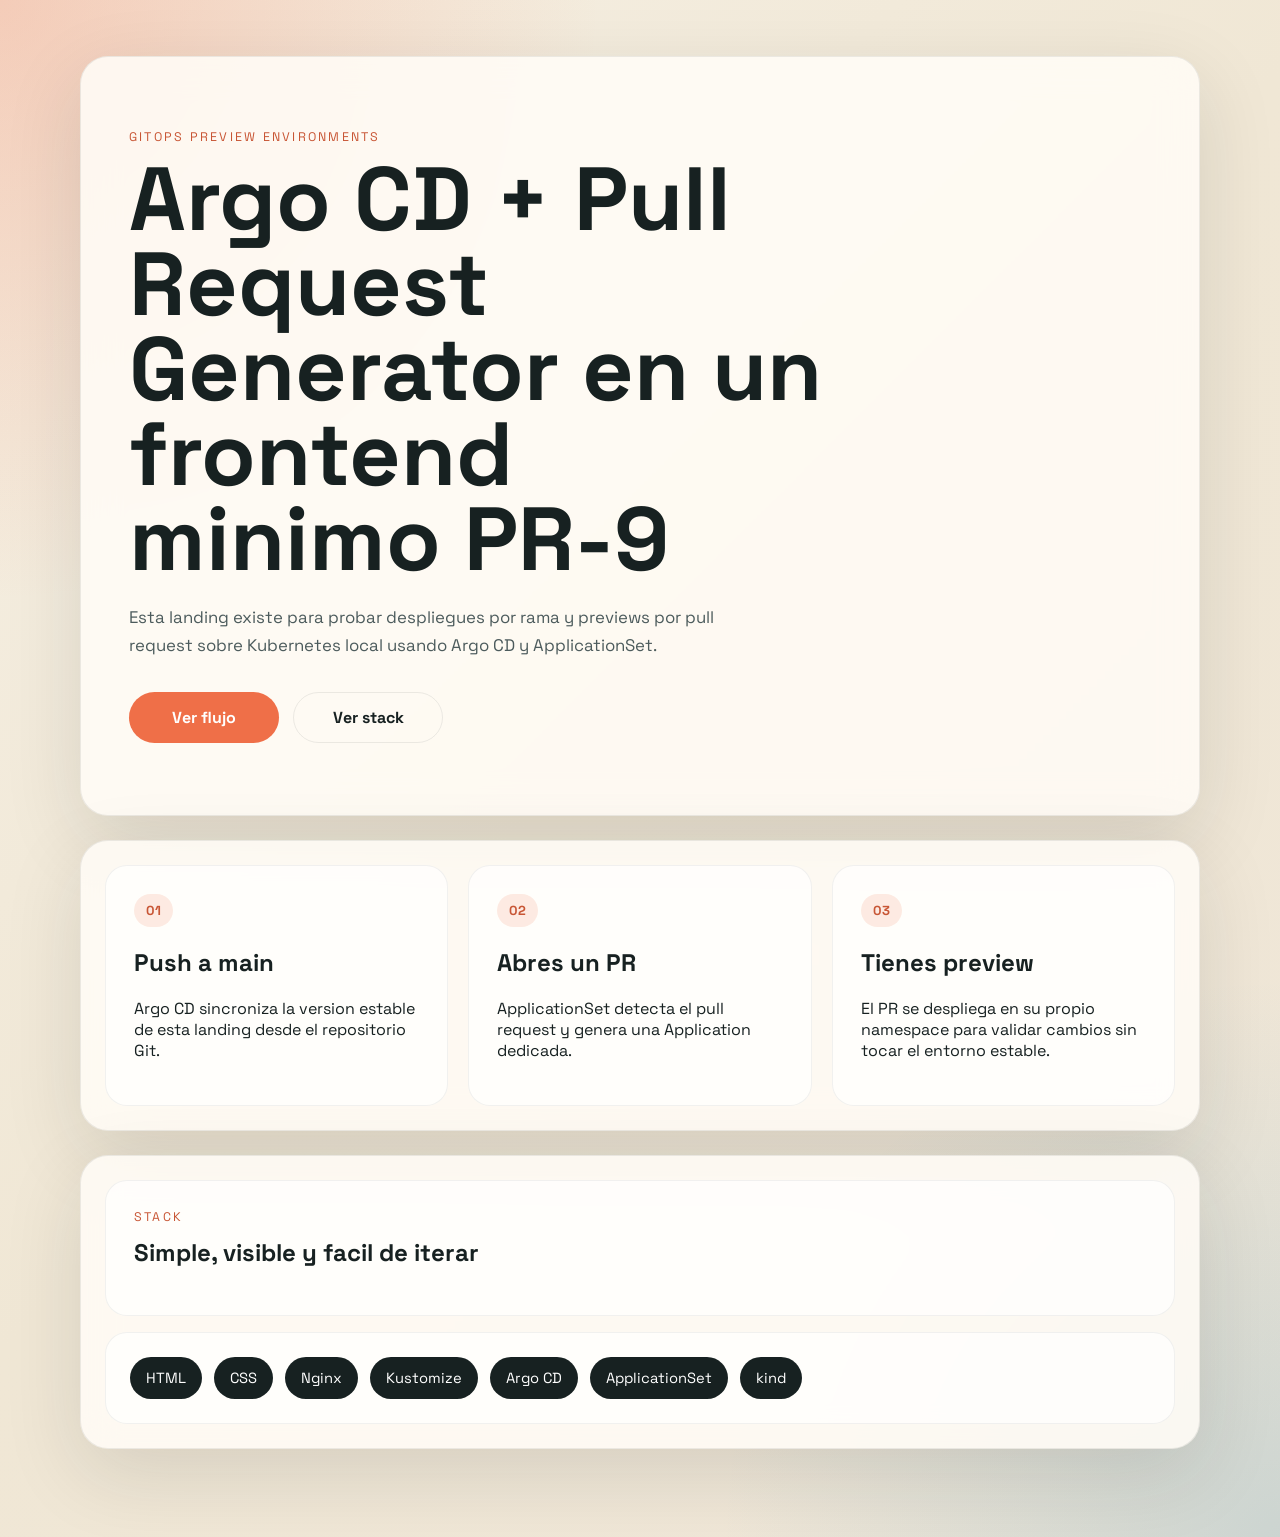
<file: site/index.html>
<!doctype html>
<html lang="en">
  <head>
    <meta charset="UTF-8" />
    <meta name="viewport" content="width=device-width, initial-scale=1.0" />
    <title>Argo PR Generator POC</title>
    <link rel="preconnect" href="https://fonts.googleapis.com" />
    <link rel="preconnect" href="https://fonts.gstatic.com" crossorigin />
    <link
      href="https://fonts.googleapis.com/css2?family=Space+Grotesk:wght@400;500;700&display=swap"
      rel="stylesheet"
    />
    <link rel="stylesheet" href="./style.css" />
  </head>
  <body>
    <main class="shell">
      <section class="hero">
        <p class="eyebrow">GitOps Preview Environments </p>
        <h1>Argo CD + Pull Request Generator en un frontend minimo PR-9</h1>
        <p class="lede">
          Esta landing existe para probar despliegues por rama y previews por pull
          request sobre Kubernetes local usando Argo CD y ApplicationSet.
        </p>

        <div class="actions">
          <a class="button button-primary" href="#flow">Ver flujo</a>
          <a class="button button-secondary" href="#stack">Ver stack</a>
        </div>
      </section>

      <section id="flow" class="panel grid">
        <article>
          <span class="step">01</span>
          <h2>Push a main</h2>
          <p>
            Argo CD sincroniza la version estable de esta landing desde el
            repositorio Git.
          </p>
        </article>
        <article>
          <span class="step">02</span>
          <h2>Abres un PR</h2>
          <p>
            ApplicationSet detecta el pull request y genera una Application
            dedicada.
          </p>
        </article>
        <article>
          <span class="step">03</span>
          <h2>Tienes preview</h2>
          <p>
            El PR se despliega en su propio namespace para validar cambios sin
            tocar el entorno estable.
          </p>
        </article>
      </section>

      <section id="stack" class="panel">
        <div class="stack-header">
          <p class="eyebrow">Stack</p>
          <h2>Simple, visible y facil de iterar</h2>
        </div>
        <div class="pill-row">
          <span>HTML</span>
          <span>CSS</span>
          <span>Nginx</span>
          <span>Kustomize</span>
          <span>Argo CD</span>
          <span>ApplicationSet</span>
          <span>kind</span>
        </div>
      </section>
    </main>
  </body>
</html>
</file>
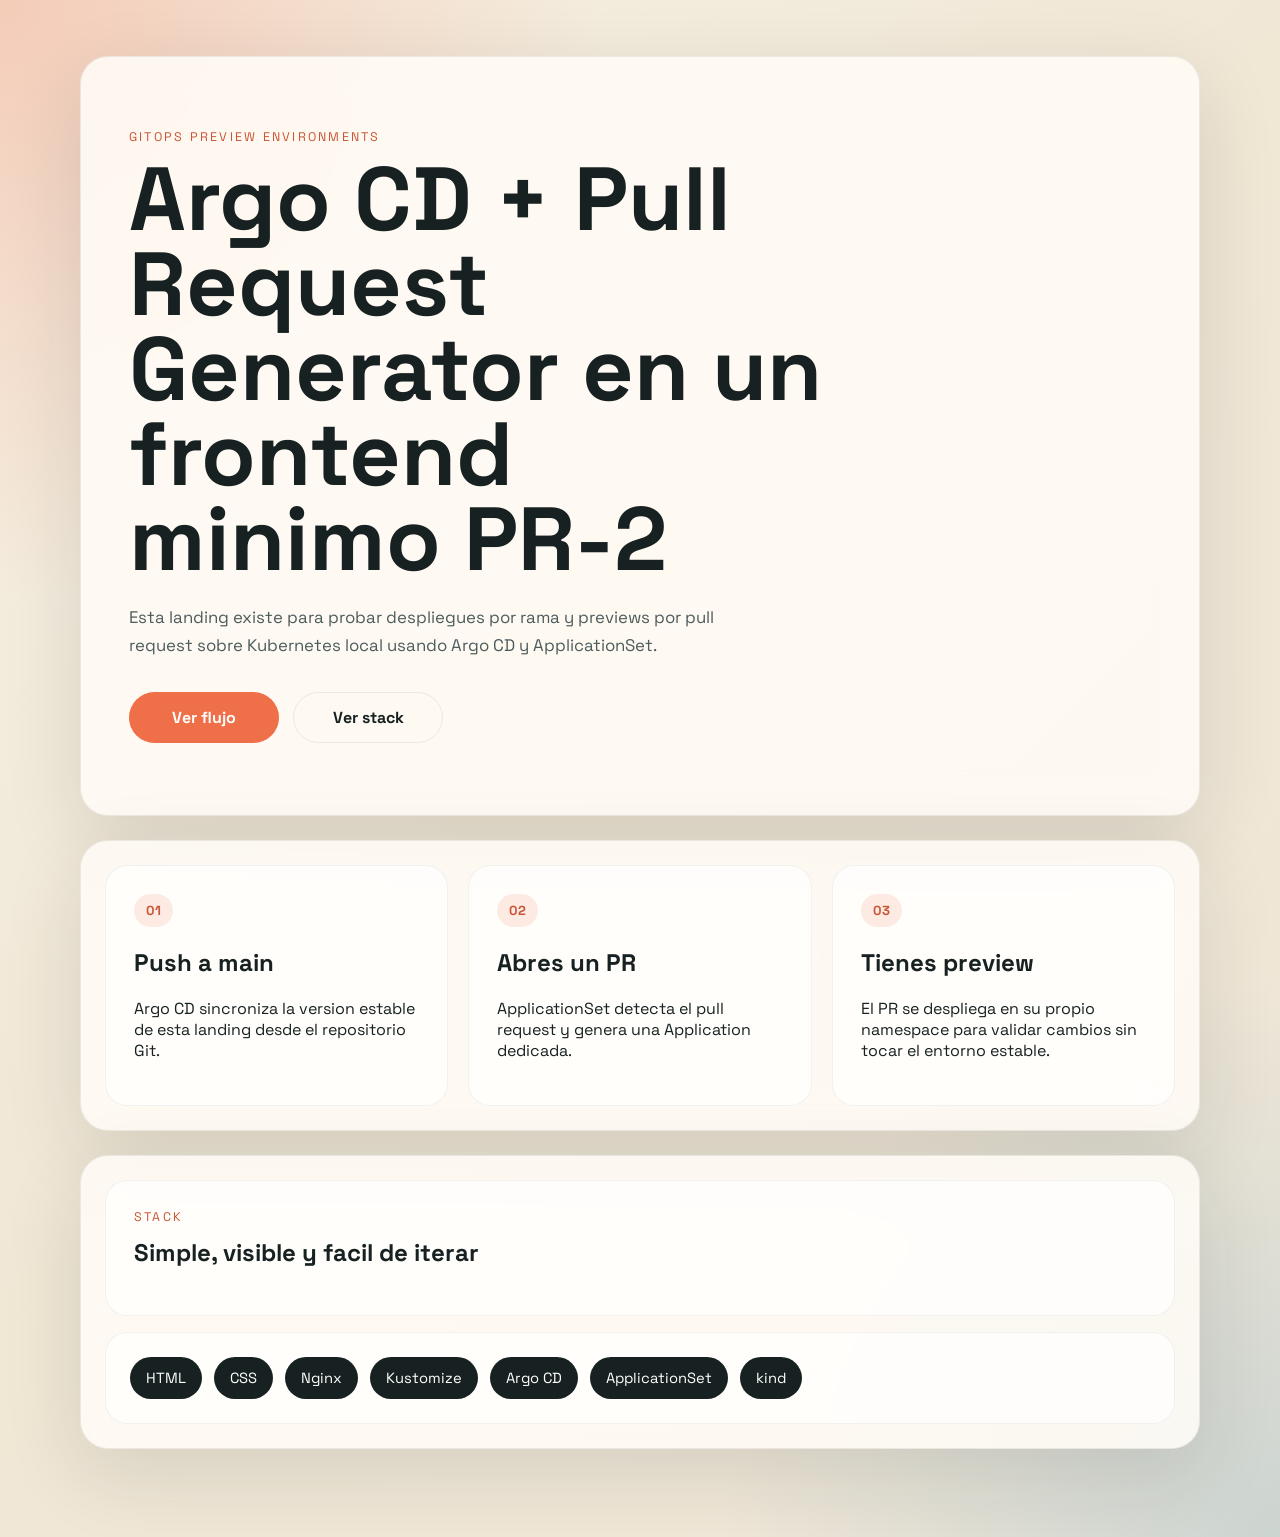
<file: k8s/base/site/index.html>
<!doctype html>
<html lang="en">
  <head>
    <meta charset="UTF-8" />
    <meta name="viewport" content="width=device-width, initial-scale=1.0" />
    <title>Argo PR Generator POC</title>
    <link rel="preconnect" href="https://fonts.googleapis.com" />
    <link rel="preconnect" href="https://fonts.gstatic.com" crossorigin />
    <link
      href="https://fonts.googleapis.com/css2?family=Space+Grotesk:wght@400;500;700&display=swap"
      rel="stylesheet"
    />
    <link rel="stylesheet" href="./style.css" />
  </head>
  <body>
    <main class="shell">
      <section class="hero">
        <p class="eyebrow">GitOps Preview Environments </p>
        <h1>Argo CD + Pull Request Generator en un frontend minimo PR-2</h1>
        <p class="lede">
          Esta landing existe para probar despliegues por rama y previews por pull
          request sobre Kubernetes local usando Argo CD y ApplicationSet.
        </p>

        <div class="actions">
          <a class="button button-primary" href="#flow">Ver flujo</a>
          <a class="button button-secondary" href="#stack">Ver stack</a>
        </div>
      </section>

      <section id="flow" class="panel grid">
        <article>
          <span class="step">01</span>
          <h2>Push a main</h2>
          <p>
            Argo CD sincroniza la version estable de esta landing desde el
            repositorio Git.
          </p>
        </article>
        <article>
          <span class="step">02</span>
          <h2>Abres un PR</h2>
          <p>
            ApplicationSet detecta el pull request y genera una Application
            dedicada.
          </p>
        </article>
        <article>
          <span class="step">03</span>
          <h2>Tienes preview</h2>
          <p>
            El PR se despliega en su propio namespace para validar cambios sin
            tocar el entorno estable.
          </p>
        </article>
      </section>

      <section id="stack" class="panel">
        <div class="stack-header">
          <p class="eyebrow">Stack</p>
          <h2>Simple, visible y facil de iterar</h2>
        </div>
        <div class="pill-row">
          <span>HTML</span>
          <span>CSS</span>
          <span>Nginx</span>
          <span>Kustomize</span>
          <span>Argo CD</span>
          <span>ApplicationSet</span>
          <span>kind</span>
        </div>
      </section>
    </main>
  </body>
</html>
</file>
<file: site/style.css>
:root {
  --bg: #f5efe2;
  --surface: rgba(255, 252, 246, 0.88);
  --text: #172121;
  --muted: #4c5b5c;
  --accent: #ef6f48;
  --accent-dark: #c85635;
  --border: rgba(23, 33, 33, 0.08);
  --shadow: 0 24px 80px rgba(23, 33, 33, 0.12);
}

* {
  box-sizing: border-box;
}

html {
  scroll-behavior: smooth;
}

body {
  margin: 0;
  min-height: 100vh;
  font-family: "Space Grotesk", sans-serif;
  color: var(--text);
  background:
    radial-gradient(circle at top left, rgba(239, 111, 72, 0.28), transparent 30%),
    radial-gradient(circle at bottom right, rgba(22, 121, 171, 0.16), transparent 28%),
    linear-gradient(135deg, #f6f0e4 0%, #f0e7d5 48%, #efe6d8 100%);
}

.shell {
  width: min(1120px, calc(100% - 32px));
  margin: 0 auto;
  padding: 56px 0 88px;
}

.hero,
.panel {
  background: var(--surface);
  backdrop-filter: blur(18px);
  border: 1px solid var(--border);
  border-radius: 28px;
  box-shadow: var(--shadow);
}

.hero {
  padding: 72px 48px;
}

.eyebrow {
  margin: 0 0 12px;
  letter-spacing: 0.18em;
  text-transform: uppercase;
  font-size: 0.78rem;
  color: var(--accent-dark);
}

h1,
h2,
p {
  margin-top: 0;
}

h1 {
  max-width: 12ch;
  margin-bottom: 20px;
  font-size: clamp(3rem, 7vw, 5.8rem);
  line-height: 0.95;
}

.lede {
  max-width: 650px;
  margin-bottom: 32px;
  font-size: 1.05rem;
  line-height: 1.7;
  color: var(--muted);
}

.actions {
  display: flex;
  gap: 14px;
  flex-wrap: wrap;
}

.button {
  display: inline-flex;
  align-items: center;
  justify-content: center;
  min-width: 150px;
  padding: 14px 20px;
  border-radius: 999px;
  text-decoration: none;
  font-weight: 700;
  transition:
    transform 180ms ease,
    background-color 180ms ease,
    color 180ms ease;
}

.button:hover {
  transform: translateY(-2px);
}

.button-primary {
  background: var(--accent);
  color: #fff;
}

.button-secondary {
  border: 1px solid var(--border);
  color: var(--text);
}

.grid {
  display: grid;
  grid-template-columns: repeat(3, minmax(0, 1fr));
  gap: 20px;
  margin-top: 24px;
  padding: 24px;
}

.grid article,
.stack-header,
.pill-row {
  background: rgba(255, 255, 255, 0.72);
  border-radius: 22px;
  border: 1px solid rgba(23, 33, 33, 0.06);
}

.grid article {
  padding: 28px;
}

.step {
  display: inline-flex;
  margin-bottom: 20px;
  padding: 8px 12px;
  border-radius: 999px;
  background: rgba(239, 111, 72, 0.14);
  color: var(--accent-dark);
  font-size: 0.82rem;
  font-weight: 700;
}

.panel {
  margin-top: 24px;
  padding: 24px;
}

.stack-header {
  padding: 28px;
  margin-bottom: 16px;
}

.pill-row {
  display: flex;
  flex-wrap: wrap;
  gap: 12px;
  padding: 24px;
}

.pill-row span {
  display: inline-flex;
  padding: 12px 16px;
  border-radius: 999px;
  background: #172121;
  color: #fff;
  font-size: 0.92rem;
}

@media (max-width: 820px) {
  .hero {
    padding: 40px 24px;
  }

  .grid {
    grid-template-columns: 1fr;
  }
}
</file>
<file: k8s/base/site/style.css>
:root {
  --bg: #f5efe2;
  --surface: rgba(255, 252, 246, 0.88);
  --text: #172121;
  --muted: #4c5b5c;
  --accent: #ef6f48;
  --accent-dark: #c85635;
  --border: rgba(23, 33, 33, 0.08);
  --shadow: 0 24px 80px rgba(23, 33, 33, 0.12);
}

* {
  box-sizing: border-box;
}

html {
  scroll-behavior: smooth;
}

body {
  margin: 0;
  min-height: 100vh;
  font-family: "Space Grotesk", sans-serif;
  color: var(--text);
  background:
    radial-gradient(circle at top left, rgba(239, 111, 72, 0.28), transparent 30%),
    radial-gradient(circle at bottom right, rgba(22, 121, 171, 0.16), transparent 28%),
    linear-gradient(135deg, #f6f0e4 0%, #f0e7d5 48%, #efe6d8 100%);
}

.shell {
  width: min(1120px, calc(100% - 32px));
  margin: 0 auto;
  padding: 56px 0 88px;
}

.hero,
.panel {
  background: var(--surface);
  backdrop-filter: blur(18px);
  border: 1px solid var(--border);
  border-radius: 28px;
  box-shadow: var(--shadow);
}

.hero {
  padding: 72px 48px;
}

.eyebrow {
  margin: 0 0 12px;
  letter-spacing: 0.18em;
  text-transform: uppercase;
  font-size: 0.78rem;
  color: var(--accent-dark);
}

h1,
h2,
p {
  margin-top: 0;
}

h1 {
  max-width: 12ch;
  margin-bottom: 20px;
  font-size: clamp(3rem, 7vw, 5.8rem);
  line-height: 0.95;
}

.lede {
  max-width: 650px;
  margin-bottom: 32px;
  font-size: 1.05rem;
  line-height: 1.7;
  color: var(--muted);
}

.actions {
  display: flex;
  gap: 14px;
  flex-wrap: wrap;
}

.button {
  display: inline-flex;
  align-items: center;
  justify-content: center;
  min-width: 150px;
  padding: 14px 20px;
  border-radius: 999px;
  text-decoration: none;
  font-weight: 700;
  transition:
    transform 180ms ease,
    background-color 180ms ease,
    color 180ms ease;
}

.button:hover {
  transform: translateY(-2px);
}

.button-primary {
  background: var(--accent);
  color: #fff;
}

.button-secondary {
  border: 1px solid var(--border);
  color: var(--text);
}

.grid {
  display: grid;
  grid-template-columns: repeat(3, minmax(0, 1fr));
  gap: 20px;
  margin-top: 24px;
  padding: 24px;
}

.grid article,
.stack-header,
.pill-row {
  background: rgba(255, 255, 255, 0.72);
  border-radius: 22px;
  border: 1px solid rgba(23, 33, 33, 0.06);
}

.grid article {
  padding: 28px;
}

.step {
  display: inline-flex;
  margin-bottom: 20px;
  padding: 8px 12px;
  border-radius: 999px;
  background: rgba(239, 111, 72, 0.14);
  color: var(--accent-dark);
  font-size: 0.82rem;
  font-weight: 700;
}

.panel {
  margin-top: 24px;
  padding: 24px;
}

.stack-header {
  padding: 28px;
  margin-bottom: 16px;
}

.pill-row {
  display: flex;
  flex-wrap: wrap;
  gap: 12px;
  padding: 24px;
}

.pill-row span {
  display: inline-flex;
  padding: 12px 16px;
  border-radius: 999px;
  background: #172121;
  color: #fff;
  font-size: 0.92rem;
}

@media (max-width: 820px) {
  .hero {
    padding: 40px 24px;
  }

  .grid {
    grid-template-columns: 1fr;
  }
}
</file>
